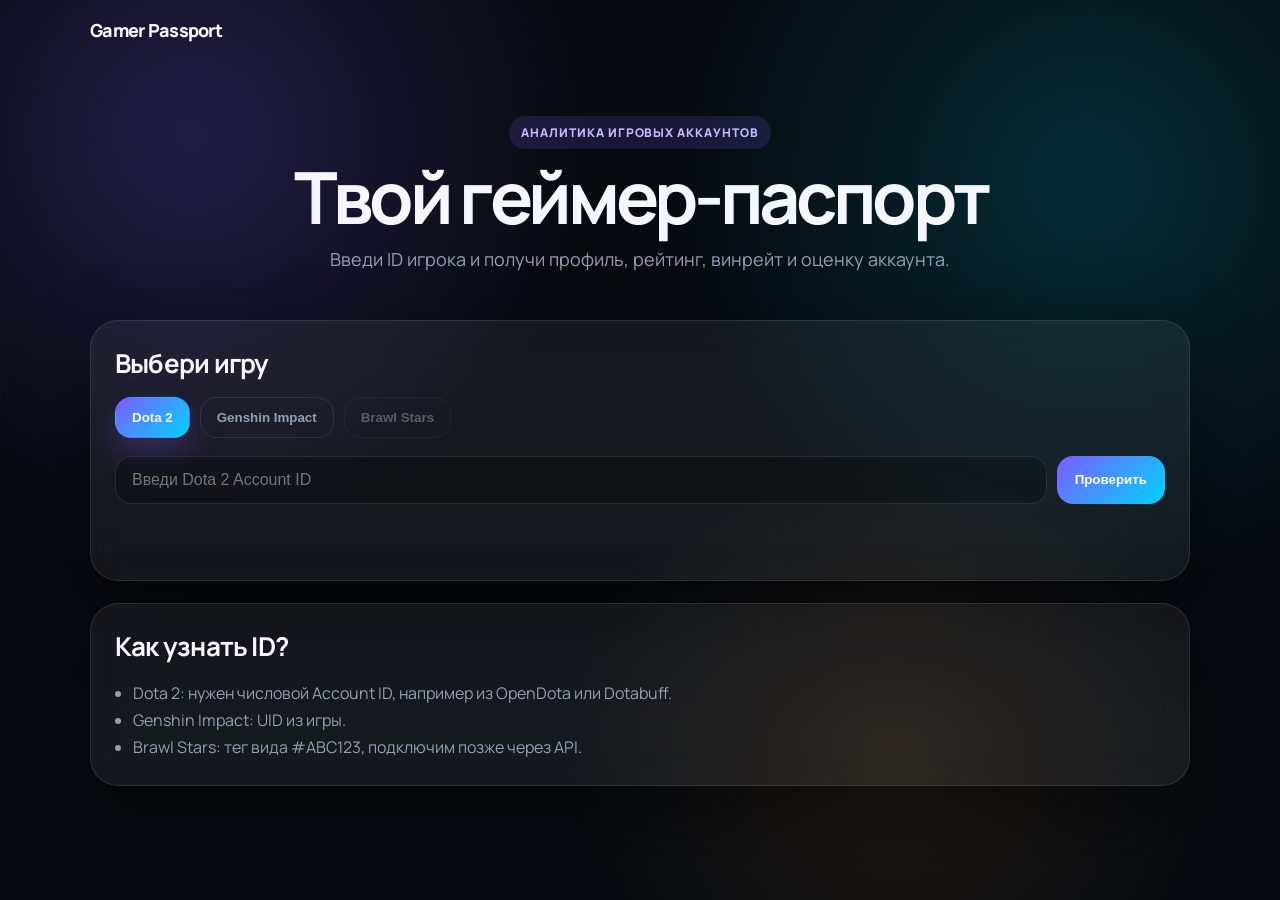
<file: index.html>
<!DOCTYPE html>
<html lang="ru">
<head>
  <meta charset="UTF-8" />
  <meta name="viewport" content="width=device-width, initial-scale=1.0" />
  <title>Gamer Passport — аналитика игровых аккаунтов</title>

  <link rel="preconnect" href="https://fonts.googleapis.com" />
  <link rel="preconnect" href="https://fonts.gstatic.com" crossorigin />
  <link
    href="https://fonts.googleapis.com/css2?family=Manrope:wght@400;500;600;700;800&display=swap"
    rel="stylesheet"
  />

  <link rel="stylesheet" href="assets/css/gamer.css" />
</head>
<body>
  <header class="topbar">
    <div class="container topbar-inner">
      <div class="brand">Gamer Passport</div>
    </div>
  </header>

  <main class="container">
    <section class="hero">
      <div class="hero-pill">Аналитика игровых аккаунтов</div>
      <h1>Твой геймер-паспорт</h1>
      <p>
        Введи ID игрока и получи профиль, рейтинг, винрейт и оценку аккаунта.
      </p>
    </section>

    <section class="panel">
      <h2>Выбери игру</h2>

      <div class="game-tabs">
        <button class="game-tab active" data-game="dota" type="button">
          Dota 2
        </button>

        <button class="game-tab" data-game="genshin" type="button">
          Genshin Impact
        </button>

        <button class="game-tab locked" data-game="brawl" type="button">
          Brawl Stars
        </button>
      </div>

      <div class="search-box">
        <input
          id="player-id"
          type="text"
          placeholder="Введи Dota 2 Account ID"
        />
        <button id="check-btn" class="btn" type="button">Проверить</button>
      </div>

      <p id="status" class="status"></p>

      <div id="result" class="result"></div>
    </section>

    <section class="panel">
      <h2>Как узнать ID?</h2>

      <ul class="help-list">
        <li>
          Dota 2: нужен числовой Account ID, например из OpenDota или Dotabuff.
        </li>
        <li>Genshin Impact: UID из игры.</li>
        <li>Brawl Stars: тег вида #ABC123, подключим позже через API.</li>
      </ul>
    </section>
  </main>

  <script src="assets/js/gamer.js" defer></script>
</body>
</html>
</file>
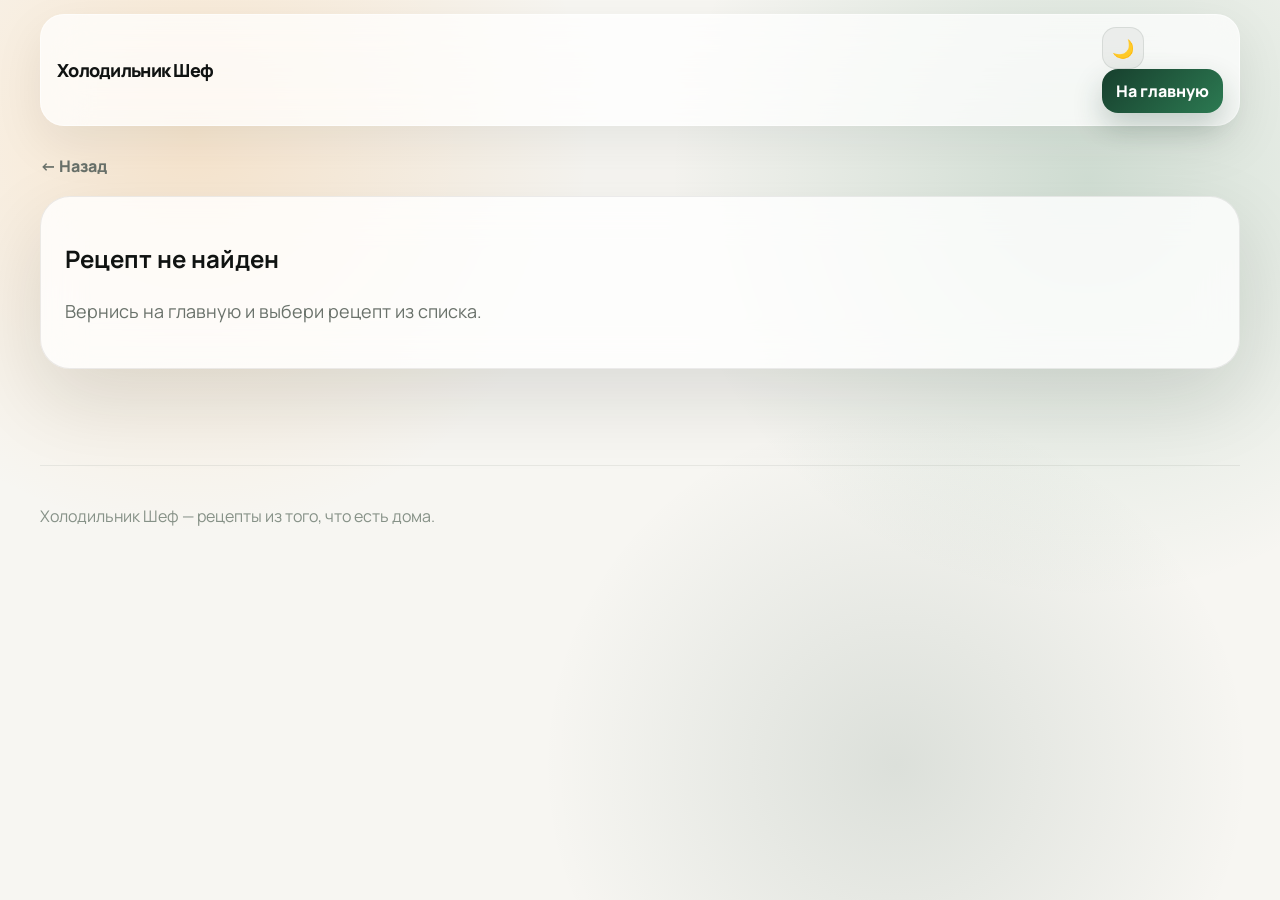
<file: recipe.html>
<!DOCTYPE html>
<html lang="ru">
<head>
  <meta charset="UTF-8" />
  <meta name="viewport" content="width=device-width, initial-scale=1.0" />
  <title>Рецепт — Холодильник Шеф</title>

  <script src="assets/js/theme.js"></script>

  <link rel="preconnect" href="https://fonts.googleapis.com" />
  <link rel="preconnect" href="https://fonts.gstatic.com" crossorigin />
  <link
    href="https://fonts.googleapis.com/css2?family=Manrope:wght@400;500;600;700;800&display=swap"
    rel="stylesheet"
  />

  <link rel="stylesheet" href="assets/css/styles.css" />
  <link rel="stylesheet" href="assets/css/ui-updates.css" />
  <link rel="stylesheet" href="assets/css/mobile.css" />
  <link rel="stylesheet" href="assets/css/friendly.css" />
  <link rel="stylesheet" href="assets/css/wow.css" />
  <link rel="stylesheet" href="assets/css/recipe-wow.css" />
</head>
<body>
  <header class="topbar">
    <div class="container topbar-inner">
      <a class="brand" href="index.html">
        <span class="brand-mark">HS</span>
        <span>Холодильник Шеф</span>
      </a>

      <div class="topbar-actions">
        <button
          id="theme-toggle"
          class="theme-toggle"
          type="button"
          aria-label="Переключить тему"
        >
          🌙
        </button>

        <a class="btn btn-primary btn-small" href="index.html">На главную</a>
      </div>
    </div>
  </header>

  <main class="container recipe-wow-shell">
    <div id="recipe-page" class="recipe-wow"></div>
  </main>

  <footer class="footer">
    <div class="container footer-inner">
      <p>Холодильник Шеф — рецепты из того, что есть дома.</p>
    </div>
  </footer>

  <script src="assets/js/ingredients.js" defer></script>
  <script src="assets/js/store.js" defer></script>
  <script src="assets/js/recipe.js" defer></script>
</body>
</html>
</file>
<file: assets/css/gamer.css>
:root {
  --bg: #070a0f;
  --surface: rgba(255, 255, 255, 0.06);
  --card: rgba(0, 0, 0, 0.2);
  --text: #f4f7ff;
  --muted: #93a0b4;
  --line: rgba(255, 255, 255, 0.1);
  --accent: #7c5cff;
  --accent-2: #00d4ff;
  --gold: #ffb256;
  --shadow: 0 30px 80px rgba(0, 0, 0, 0.45);
}

* {
  box-sizing: border-box;
}

body {
  margin: 0;
  font-family: "Manrope", -apple-system, BlinkMacSystemFont, "Segoe UI", sans-serif;
  background:
    radial-gradient(circle at 15% 15%, rgba(124, 92, 255, 0.22), transparent 30%),
    radial-gradient(circle at 85% 20%, rgba(0, 212, 255, 0.16), transparent 32%),
    radial-gradient(circle at 70% 85%, rgba(255, 178, 86, 0.1), transparent 28%),
    var(--bg);
  color: var(--text);
  min-height: 100vh;
}

.container {
  width: min(1100px, calc(100% - 32px));
  margin: 0 auto;
}

.topbar {
  padding: 18px 0;
}

.topbar-inner {
  display: flex;
  align-items: center;
  justify-content: space-between;
}

.brand {
  font-weight: 900;
  font-size: 18px;
  letter-spacing: -0.04em;
}

.hero {
  padding: 56px 0 24px;
  text-align: center;
}

.hero-pill {
  display: inline-flex;
  padding: 8px 12px;
  border-radius: 999px;
  background: rgba(124, 92, 255, 0.16);
  color: #c7b8ff;
  font-weight: 800;
  font-size: 12px;
  text-transform: uppercase;
  letter-spacing: 0.08em;
}

.hero h1 {
  margin: 12px 0;
  font-size: clamp(36px, 6vw, 72px);
  line-height: 1;
  letter-spacing: -0.06em;
}

.hero p {
  margin: 0 auto;
  max-width: 640px;
  color: var(--muted);
  font-size: 18px;
  line-height: 1.6;
}

.panel {
  background: var(--surface);
  border: 1px solid var(--line);
  border-radius: 28px;
  padding: 24px;
  box-shadow: var(--shadow);
  backdrop-filter: blur(18px);
  margin-top: 22px;
}

.panel h2 {
  margin: 0 0 16px;
  font-size: 26px;
  letter-spacing: -0.03em;
}

.game-tabs {
  display: flex;
  flex-wrap: wrap;
  gap: 10px;
  margin-bottom: 18px;
}

.game-tab {
  border: 1px solid var(--line);
  background: transparent;
  color: var(--muted);
  padding: 12px 16px;
  border-radius: 16px;
  font-weight: 800;
  cursor: pointer;
  transition: all 0.18s ease;
}

.game-tab:hover {
  transform: translateY(-1px);
}

.game-tab.active {
  background: linear-gradient(135deg, var(--accent), var(--accent-2));
  color: #fff;
  border-color: transparent;
  box-shadow: 0 14px 30px rgba(124, 92, 255, 0.25);
}

.game-tab.locked {
  opacity: 0.5;
  cursor: not-allowed;
}

.search-box {
  display: flex;
  gap: 10px;
  flex-wrap: wrap;
}

.search-box input {
  flex: 1;
  min-width: 220px;
  background: rgba(0, 0, 0, 0.25);
  border: 1px solid var(--line);
  color: var(--text);
  padding: 14px 16px;
  border-radius: 16px;
  font-size: 16px;
  outline: none;
}

.search-box input:focus {
  border-color: var(--accent);
}

.btn {
  border: 0;
  background: linear-gradient(135deg, var(--accent), var(--accent-2));
  color: #fff;
  padding: 14px 18px;
  border-radius: 16px;
  font-weight: 900;
  cursor: pointer;
  transition: all 0.18s ease;
}

.btn:hover {
  transform: translateY(-1px);
  filter: brightness(1.05);
}

.status {
  color: var(--muted);
  font-weight: 700;
  min-height: 22px;
  margin-top: 14px;
}

.result {
  margin-top: 14px;
}

.profile-card {
  display: grid;
  grid-template-columns: 96px 1fr;
  gap: 18px;
  padding: 20px;
  border: 1px solid var(--line);
  border-radius: 24px;
  background: var(--card);
}

.avatar {
  width: 96px;
  height: 96px;
  border-radius: 24px;
  object-fit: cover;
  border: 1px solid var(--line);
}

.avatar-placeholder {
  display: grid;
  place-items: center;
  font-size: 34px;
  background: rgba(255, 255, 255, 0.06);
}

.score-badge {
  display: inline-flex;
  padding: 8px 12px;
  border-radius: 999px;
  font-weight: 900;
  background: rgba(255, 178, 86, 0.16);
  color: var(--gold);
  margin-bottom: 10px;
}

.profile-name {
  margin: 0 0 6px;
  font-size: 28px;
  letter-spacing: -0.03em;
}

.profile-game {
  margin: 0 0 12px;
  color: var(--muted);
  font-weight: 700;
}

.stats {
  display: grid;
  grid-template-columns: repeat(3, 1fr);
  gap: 10px;
  margin-top: 12px;
}

.stat {
  background: rgba(255, 255, 255, 0.05);
  border: 1px solid var(--line);
  padding: 12px;
  border-radius: 16px;
}

.stat span {
  display: block;
  color: var(--muted);
  font-size: 12px;
  font-weight: 800;
  margin-bottom: 4px;
}

.stat strong {
  font-size: 22px;
}

.error {
  border: 1px solid rgba(255, 107, 107, 0.3);
  background: rgba(255, 107, 107, 0.08);
  color: #ffb3b3;
  padding: 16px;
  border-radius: 18px;
  font-weight: 700;
}

.help-list {
  margin: 0;
  padding-left: 18px;
  color: var(--muted);
  line-height: 1.7;
}

@media (max-width: 700px) {
  .profile-card {
    grid-template-columns: 1fr;
  }

  .avatar {
    width: 72px;
    height: 72px;
  }

  .stats {
    grid-template-columns: 1fr;
  }
}
</file>
<file: assets/css/styles.css>
:root {
  --bg: #f8f6f2;
  --surface: rgba(255, 255, 255, 0.72);
  --surface-solid: #ffffff;
  --text: #13201a;
  --muted: #617064;
  --line: rgba(19, 32, 26, 0.09);
  --primary: #123d2b;
  --primary-dark: #0d2f21;
  --primary-light: #1f6f4a;
  --accent: #ff9d2e;
  --soft: #eef4ef;
  --shadow: 0 24px 80px rgba(18, 35, 27, 0.12);
  --radius-xl: 32px;
  --radius-lg: 24px;
  --radius-md: 18px;
}

* {
  box-sizing: border-box;
}

html {
  scroll-behavior: smooth;
}

body {
  margin: 0;
  font-family: "Manrope", -apple-system, BlinkMacSystemFont, "Segoe UI", sans-serif;
  background: var(--bg);
  color: var(--text);
  line-height: 1.5;
  -webkit-font-smoothing: antialiased;
}

button,
input,
a {
  font-family: inherit;
}

.container {
  width: min(1120px, calc(100% - 40px));
  margin-inline: auto;
}

.bg-decor {
  position: fixed;
  inset: 0;
  z-index: -1;
  background:
    radial-gradient(circle at 12% 12%, rgba(255, 157, 46, 0.16), transparent 28%),
    radial-gradient(circle at 88% 18%, rgba(31, 111, 74, 0.16), transparent 30%),
    radial-gradient(circle at 78% 82%, rgba(18, 61, 43, 0.12), transparent 26%),
    linear-gradient(180deg, #fbfaf7 0%, #f6f4ef 100%);
}

.topbar {
  position: sticky;
  top: 18px;
  z-index: 50;
  margin-top: 18px;
}

.topbar-inner {
  display: flex;
  align-items: center;
  justify-content: space-between;
  gap: 20px;
  padding: 14px 18px;
  border: 1px solid var(--line);
  border-radius: 24px;
  background: rgba(255, 255, 255, 0.72);
  backdrop-filter: blur(18px);
  box-shadow: 0 18px 50px rgba(18, 35, 27, 0.08);
}

.brand {
  display: flex;
  align-items: center;
  gap: 12px;
  font-weight: 800;
  text-decoration: none;
  color: inherit;
}

.brand-mark {
  width: 38px;
  height: 38px;
  border-radius: 14px;
  background: linear-gradient(135deg, var(--primary), var(--primary-light));
  color: #fff;
  display: grid;
  place-items: center;
  font-size: 13px;
  letter-spacing: 0.06em;
  box-shadow: 0 12px 24px rgba(18, 61, 43, 0.18);
}

.nav {
  display: flex;
  gap: 22px;
}

.nav a {
  color: var(--muted);
  text-decoration: none;
  font-weight: 700;
  transition: color 0.18s ease;
}

.nav a:hover {
  color: var(--text);
}

.hero {
  padding: 92px 0 24px;
}

.hero-inner {
  display: grid;
  grid-template-columns: 1.15fr 0.85fr;
  gap: 34px;
  align-items: center;
}

.hero-pill {
  display: inline-flex;
  padding: 9px 14px;
  border-radius: 999px;
  background: rgba(18, 61, 43, 0.08);
  color: var(--primary);
  font-weight: 800;
  font-size: 13px;
  letter-spacing: 0.05em;
  text-transform: uppercase;
  margin-bottom: 22px;
}

.hero h1 {
  margin: 0 0 18px;
  max-width: 860px;
  font-size: clamp(42px, 6vw, 86px);
  line-height: 0.98;
  letter-spacing: -0.05em;
}

.gradient-text {
  background: linear-gradient(90deg, #123d2b 0%, #1f6f4a 45%, #ff9d2e 100%);
  -webkit-background-clip: text;
  background-clip: text;
  color: transparent;
}

.hero p {
  margin: 0 0 28px;
  max-width: 720px;
  color: var(--muted);
  font-size: 20px;
  line-height: 1.6;
}

.hero-actions {
  display: flex;
  flex-wrap: wrap;
  gap: 14px;
  margin-bottom: 34px;
}

.hero-stats {
  display: flex;
  flex-wrap: wrap;
  gap: 14px;
}

.stat {
  padding: 14px 18px;
  border-radius: 20px;
  background: rgba(255, 255, 255, 0.65);
  border: 1px solid var(--line);
  backdrop-filter: blur(12px);
  min-width: 170px;
}

.stat strong {
  display: block;
  font-size: 28px;
  letter-spacing: -0.03em;
}

.stat span {
  color: var(--muted);
  font-size: 14px;
}

.hero-visual {
  position: relative;
  min-height: 380px;
}

.visual-card {
  position: absolute;
  display: flex;
  align-items: center;
  gap: 12px;
  padding: 16px;
  border-radius: 22px;
  background: rgba(255, 255, 255, 0.78);
  border: 1px solid rgba(255, 255, 255, 0.7);
  box-shadow: 0 20px 50px rgba(18, 35, 27, 0.12);
  backdrop-filter: blur(16px);
  animation: float 7s ease-in-out infinite;
}

.visual-emoji {
  width: 44px;
  height: 44px;
  display: grid;
  place-items: center;
  font-size: 22px;
  background: #fff;
  border-radius: 16px;
  box-shadow: 0 10px 22px rgba(18, 35, 27, 0.08);
}

.visual-text strong {
  display: block;
  font-size: 16px;
}

.visual-text span {
  color: var(--muted);
  font-size: 13px;
  font-weight: 700;
}

.visual-card-1 {
  top: 8%;
  left: 4%;
}

.visual-card-2 {
  top: 36%;
  right: 2%;
  animation-delay: 1.2s;
}

.visual-card-3 {
  bottom: 8%;
  left: 12%;
  animation-delay: 2.2s;
}

@keyframes float {
  0%,
  100% {
    transform: translateY(0);
  }
  50% {
    transform: translateY(-10px);
  }
}

.features {
  padding: 10px 0 20px;
}

.features-grid {
  display: grid;
  grid-template-columns: repeat(3, 1fr);
  gap: 16px;
}

.feature-card {
  padding: 18px;
  border-radius: 24px;
  background: rgba(255, 255, 255, 0.6);
  border: 1px solid var(--line);
  backdrop-filter: blur(12px);
}

.feature-card span {
  font-size: 24px;
}

.feature-card h3 {
  margin: 10px 0 6px;
  font-size: 20px;
  letter-spacing: -0.02em;
}

.feature-card p {
  margin: 0;
  color: var(--muted);
}

main {
  padding: 10px 0 60px;
  display: grid;
  gap: 26px;
}

.panel {
  padding: 28px;
  border-radius: var(--radius-xl);
}

.glass {
  background: var(--surface);
  border: 1px solid rgba(255, 255, 255, 0.65);
  box-shadow: var(--shadow);
  backdrop-filter: blur(20px);
}

.panel-head {
  display: flex;
  justify-content: space-between;
  align-items: flex-end;
  gap: 20px;
  margin-bottom: 22px;
}

.panel-head h2 {
  margin: 0;
  font-size: 32px;
  letter-spacing: -0.03em;
}

.panel-subtitle {
  margin: 8px 0 0;
  color: var(--muted);
}

.panel-tools {
  display: flex;
  gap: 12px;
  flex-wrap: wrap;
}

.search-input {
  border: 1px solid var(--line);
  background: rgba(255, 255, 255, 0.86);
  border-radius: 14px;
  padding: 12px 14px;
  min-width: 220px;
  font-size: 15px;
  outline: none;
  transition: border-color 0.18s ease, box-shadow 0.18s ease;
}

.search-input:focus {
  border-color: var(--primary-light);
  box-shadow: 0 0 0 4px rgba(31, 111, 74, 0.08);
}

.chips {
  display: flex;
  flex-wrap: wrap;
  gap: 12px;
}

.chip {
  border: 1px solid var(--line);
  background: rgba(255, 255, 255, 0.86);
  color: var(--text);
  border-radius: 999px;
  padding: 11px 15px;
  cursor: pointer;
  font-size: 15px;
  font-weight: 700;
  transition: all 0.18s ease;
}

.chip:hover {
  border-color: var(--primary-light);
  transform: translateY(-1px);
}

.chip.active {
  background: var(--primary);
  border-color: var(--primary);
  color: #fff;
  box-shadow: 0 12px 30px rgba(18, 61, 43, 0.22);
}

.actions {
  margin-top: 24px;
  display: flex;
  gap: 14px;
  flex-wrap: wrap;
}

.btn {
  border: 1px solid transparent;
  border-radius: 16px;
  padding: 14px 20px;
  font-size: 16px;
  font-weight: 800;
  cursor: pointer;
  text-decoration: none;
  display: inline-flex;
  align-items: center;
  justify-content: center;
  transition: all 0.18s ease;
}

.btn-small {
  padding: 10px 14px;
  border-radius: 14px;
}

.btn-primary {
  background: var(--primary);
  color: #fff;
}

.btn-primary:hover {
  background: var(--primary-dark);
  transform: translateY(-2px);
  box-shadow: 0 16px 34px rgba(18, 61, 43, 0.24);
}

.btn-secondary {
  background: rgba(19, 32, 26, 0.05);
  color: var(--text);
  border-color: var(--line);
}

.btn-secondary:hover {
  background: rgba(19, 32, 26, 0.08);
}

.btn-ghost {
  background: rgba(255, 255, 255, 0.6);
  border-color: var(--line);
  color: var(--text);
}

.btn-ghost:hover {
  background: rgba(255, 255, 255, 0.82);
}

.status {
  margin: 18px 0 0;
  color: var(--muted);
  font-weight: 700;
}

.recipes-head {
  align-items: flex-start;
}

.filters {
  display: flex;
  gap: 8px;
  flex-wrap: wrap;
}

.filter-chip {
  border: 1px solid var(--line);
  background: rgba(255, 255, 255, 0.8);
  color: var(--text);
  padding: 10px 12px;
  border-radius: 999px;
  font-size: 14px;
  font-weight: 800;
  cursor: pointer;
  transition: all 0.18s ease;
}

.filter-chip:hover {
  border-color: var(--primary-light);
}

.filter-chip.active {
  background: var(--primary);
  border-color: var(--primary);
  color: #fff;
}

.recipes {
  display: grid;
  grid-template-columns: repeat(2, minmax(0, 1fr));
  gap: 18px;
}

.recipe-card {
  position: relative;
  overflow: hidden;
  background: var(--surface-solid);
  border: 1px solid var(--line);
  border-radius: 28px;
  padding: 22px;
  transition: all 0.22s ease;
  box-shadow: 0 10px 30px rgba(18, 35, 27, 0.05);
}

.recipe-card:hover {
  transform: translateY(-5px);
  box-shadow: 0 24px 50px rgba(18, 35, 27, 0.12);
}

.recipe-card::before {
  content: "";
  position: absolute;
  top: 0;
  left: 0;
  width: 100%;
  height: 6px;
  background: linear-gradient(90deg, var(--card-accent, #123d2b), #ffb256);
  opacity: 0.95;
}

.recipe-top {
  display: flex;
  align-items: center;
  justify-content: space-between;
  gap: 16px;
  margin-bottom: 10px;
  padding-top: 8px;
}

.recipe-title {
  margin: 0;
  font-size: 24px;
  line-height: 1.15;
  letter-spacing: -0.03em;
}

.recipe-dot {
  width: 38px;
  height: 38px;
  border-radius: 14px;
  background: var(--card-accent-soft, #eef4ef);
  box-shadow: inset 0 0 0 1px rgba(19, 32, 26, 0.05);
  flex-shrink: 0;
}

.recipe-description {
  margin: 0 0 16px;
  color: var(--muted);
  line-height: 1.6;
}

.meta {
  display: flex;
  flex-wrap: wrap;
  gap: 8px;
  margin-bottom: 14px;
}

.badge {
  padding: 8px 11px;
  border-radius: 999px;
  background: #f3f5f2;
  color: #39453e;
  font-size: 13px;
  font-weight: 800;
}

.badge.ok {
  background: #e8f6ee;
  color: #166a43;
}

.badge.warn {
  background: #fff3e2;
  color: #925d00;
}

.badge.category {
  background: #f5f1e7;
  color: #7a5b22;
}

.recipe-tags {
  display: flex;
  flex-wrap: wrap;
  gap: 8px;
  margin-bottom: 14px;
}

.tag {
  padding: 7px 10px;
  border-radius: 999px;
  background: #faf7f1;
  border: 1px solid rgba(19, 32, 26, 0.07);
  color: #4b5a50;
  font-size: 13px;
  font-weight: 700;
}

.match-progress {
  height: 8px;
  border-radius: 999px;
  background: #edf1ee;
  overflow: hidden;
  margin: 12px 0;
}

.match-progress span {
  display: block;
  height: 100%;
  border-radius: inherit;
  background: linear-gradient(90deg, var(--card-accent, #123d2b), #ffb256);
}

.empty-state {
  grid-column: 1 / -1;
  padding: 56px 24px;
  text-align: center;
  background: linear-gradient(180deg, rgba(255, 255, 255, 0.9), rgba(255, 255, 255, 0.6));
  border: 1px dashed rgba(19, 32, 26, 0.15);
  border-radius: 28px;
}

.empty-icon {
  width: 70px;
  height: 70px;
  margin: 0 auto 16px;
  display: grid;
  place-items: center;
  font-size: 30px;
  border-radius: 24px;
  background: #fff;
  box-shadow: var(--shadow);
}

.empty-state h3 {
  margin: 0 0 8px;
  font-size: 28px;
  letter-spacing: -0.03em;
}

.empty-state p {
  margin: 0 auto;
  max-width: 560px;
  color: var(--muted);
}

.footer {
  padding: 26px 0 40px;
}

.footer-inner {
  display: flex;
  justify-content: space-between;
  gap: 18px;
  flex-wrap: wrap;
  color: var(--muted);
  border-top: 1px solid var(--line);
  padding-top: 22px;
}

@media (max-width: 980px) {
  .hero-inner {
    grid-template-columns: 1fr;
  }

  .hero-visual {
    display: none;
  }

  .features-grid {
    grid-template-columns: 1fr;
  }
}

@media (max-width: 800px) {
  .nav {
    display: none;
  }

  .hero {
    padding-top: 64px;
  }

  .hero p {
    font-size: 17px;
  }

  .panel {
    padding: 20px;
  }

  .panel-head {
    flex-direction: column;
    align-items: flex-start;
  }

  .recipes {
    grid-template-columns: 1fr;
  }

  .footer-inner {
    flex-direction: column;
  }
}
</file>
<file: assets/css/ui-updates.css>
.hidden {
  display: none !important;
}

.page-hero {
  padding: 72px 0 10px;
}

.page-hero h1 {
  margin: 0 0 12px;
  font-size: clamp(36px, 5vw, 64px);
  letter-spacing: -0.04em;
}

.page-hero p {
  margin: 0;
  max-width: 720px;
  color: var(--muted);
  font-size: 18px;
  line-height: 1.6;
}

.app-shell {
  padding: 26px 0 60px;
}

.tabs {
  display: flex;
  flex-wrap: wrap;
  gap: 8px;
  margin-bottom: 20px;
}

.tab {
  border: 1px solid var(--line);
  background: rgba(255, 255, 255, 0.72);
  color: var(--text);
  padding: 11px 14px;
  border-radius: 999px;
  font-size: 14px;
  font-weight: 800;
  cursor: pointer;
  transition: all 0.18s ease;
}

.tab:hover {
  border-color: var(--primary-light);
}

.tab.active {
  background: var(--primary);
  border-color: var(--primary);
  color: #fff;
}

.controls {
  display: flex;
  flex-wrap: wrap;
  gap: 12px;
}

.select {
  border: 1px solid var(--line);
  background: rgba(255, 255, 255, 0.86);
  color: var(--text);
  border-radius: 14px;
  padding: 12px 14px;
  font-size: 15px;
  outline: none;
}

.category-chips {
  display: flex;
  flex-wrap: wrap;
  gap: 8px;
  margin-bottom: 18px;
}

.recipe-card {
  cursor: pointer;
}

.recipe-top-left {
  display: flex;
  align-items: center;
  gap: 12px;
}

.icon-btn {
  border: 1px solid var(--line);
  background: transparent;
  color: var(--muted);
  border-radius: 12px;
  width: 40px;
  height: 40px;
  display: grid;
  place-items: center;
  cursor: pointer;
  font-size: 18px;
  transition: all 0.18s ease;
}

.icon-btn:hover {
  transform: translateY(-1px);
}

.heart.active {
  color: #ff6b6b;
  border-color: rgba(255, 107, 107, 0.35);
  background: rgba(255, 107, 107, 0.08);
}

.theme-toggle {
  width: 42px;
  height: 42px;
  border-radius: 14px;
  border: 1px solid var(--line);
  background: rgba(19, 32, 26, 0.05);
  cursor: pointer;
  font-size: 18px;
  display: grid;
  place-items: center;
  transition: all 0.18s ease;
}

.theme-toggle:hover {
  transform: translateY(-1px);
}

.shopping-list {
  display: flex;
  flex-direction: column;
  gap: 10px;
  margin-top: 18px;
}

.shopping-row {
  display: flex;
  align-items: center;
  gap: 12px;
  padding: 12px 14px;
  border: 1px solid var(--line);
  border-radius: 16px;
  background: rgba(255, 255, 255, 0.65);
}

.shopping-row.done .item-name {
  text-decoration: line-through;
  color: var(--muted);
}

.shopping-row input {
  width: 18px;
  height: 18px;
}

.item-name {
  flex: 1;
  font-weight: 700;
}

.small-btn {
  border: 1px solid var(--line);
  background: rgba(19, 32, 26, 0.05);
  color: var(--text);
  border-radius: 12px;
  padding: 8px 10px;
  font-size: 13px;
  font-weight: 800;
  cursor: pointer;
}

.plan-row {
  display: grid;
  grid-template-columns: 140px 1fr;
  gap: 12px;
  align-items: center;
  padding: 10px 0;
  border-bottom: 1px dashed var(--line);
}

.plan-day {
  font-weight: 800;
}

.collection-card {
  background: var(--surface-solid);
  border: 1px solid var(--line);
  border-radius: 24px;
  padding: 20px;
  cursor: pointer;
  transition: all 0.22s ease;
}

.collection-card:hover {
  transform: translateY(-4px);
  box-shadow: 0 24px 50px rgba(18, 35, 27, 0.12);
}

.collection-card h3 {
  margin: 0 0 8px;
  font-size: 22px;
  letter-spacing: -0.03em;
}

.collection-card p {
  margin: 0 0 14px;
  color: var(--muted);
}

.stats-grid {
  display: grid;
  grid-template-columns: repeat(3, 1fr);
  gap: 14px;
  margin-bottom: 28px;
}

.stat-card {
  padding: 18px;
  border-radius: 20px;
  background: rgba(255, 255, 255, 0.65);
  border: 1px solid var(--line);
}

.stat-card strong {
  display: block;
  font-size: 30px;
  letter-spacing: -0.03em;
}

.stat-card span {
  color: var(--muted);
  font-size: 14px;
}

.achievements-grid {
  display: grid;
  grid-template-columns: repeat(2, 1fr);
  gap: 12px;
}

.achievement {
  padding: 14px;
  border-radius: 18px;
  border: 1px solid var(--line);
  background: rgba(255, 255, 255, 0.65);
  opacity: 0.55;
}

.achievement.unlocked {
  opacity: 1;
  border-color: rgba(46, 160, 107, 0.4);
  background: rgba(46, 160, 107, 0.08);
}

.achievement h3 {
  margin: 0 0 6px;
  font-size: 18px;
}

.achievement p {
  margin: 0;
  color: var(--muted);
}

.recipe-page {
  padding: 40px 0 60px;
}

.back-link {
  display: inline-flex;
  align-items: center;
  gap: 8px;
  color: var(--muted);
  text-decoration: none;
  font-weight: 700;
  margin-bottom: 18px;
}

.back-link:hover {
  color: var(--text);
}

.recipe-hero h1 {
  margin: 14px 0 10px;
  font-size: clamp(34px, 5vw, 56px);
  letter-spacing: -0.04em;
}

.recipe-hero-subtitle {
  margin: 0;
  color: var(--muted);
  font-size: 18px;
  max-width: 720px;
}

.recipe-actions {
  display: flex;
  flex-wrap: wrap;
  gap: 10px;
  margin-top: 20px;
}

.notice {
  margin: 12px 0 0;
  color: var(--muted);
  font-weight: 700;
}

.recipe-grid {
  display: grid;
  grid-template-columns: 0.9fr 1.1fr;
  gap: 26px;
  margin-top: 26px;
}

.recipe-grid h2 {
  margin: 0 0 16px;
  font-size: 26px;
}

.ingredient-list {
  display: flex;
  flex-direction: column;
}

.ingredient-row {
  display: flex;
  justify-content: space-between;
  gap: 12px;
  padding: 12px 0;
  border-bottom: 1px dashed var(--line);
  font-weight: 700;
}

.ingredient-row:last-child {
  border-bottom: 0;
}

.ingredient-state.ok {
  color: #166a43;
}

.ingredient-state.no {
  color: #925d00;
}

.steps-list {
  display: flex;
  flex-direction: column;
}

.step {
  display: flex;
  gap: 14px;
  padding: 12px 0;
}

.step-num {
  width: 34px;
  height: 34px;
  border-radius: 12px;
  background: var(--primary);
  color: #fff;
  display: grid;
  place-items: center;
  font-weight: 800;
  flex-shrink: 0;
}

.step p {
  margin: 0;
  line-height: 1.6;
}

.stars {
  display: flex;
  gap: 4px;
  margin: 10px 0;
}

.star {
  background: none;
  border: none;
  font-size: 26px;
  cursor: pointer;
  color: #c8d2ca;
  padding: 0;
}

.star.active {
  color: #ffb256;
}

.review-area {
  width: 100%;
  min-height: 110px;
  border: 1px solid var(--line);
  border-radius: 16px;
  padding: 12px;
  font-family: inherit;
  font-size: 15px;
  color: var(--text);
  background: rgba(255, 255, 255, 0.86);
  outline: none;
  resize: vertical;
}

@media (max-width: 980px) {
  .stats-grid {
    grid-template-columns: repeat(2, 1fr);
  }

  .achievements-grid {
    grid-template-columns: 1fr;
  }

  .recipe-grid {
    grid-template-columns: 1fr;
  }
}

@media (max-width: 700px) {
  .plan-row {
    grid-template-columns: 1fr;
  }

  .stats-grid {
    grid-template-columns: 1fr;
  }
}

[data-theme="dark"] {
  color-scheme: dark;
  --bg: #0b0f0d;
  --surface: rgba(18, 24, 21, 0.72);
  --surface-solid: #121915;
  --text: #e9f0ea;
  --muted: #9aab9f;
  --line: rgba(233, 240, 234, 0.12);
  --primary: #2ea06b;
  --primary-dark: #248257;
  --primary-light: #4cc38a;
  --shadow: 0 24px 80px rgba(0, 0, 0, 0.5);
}

[data-theme="dark"] .bg-decor {
  background:
    radial-gradient(circle at 12% 12%, rgba(255, 157, 46, 0.08), transparent 28%),
    radial-gradient(circle at 88% 18%, rgba(76, 195, 138, 0.1), transparent 30%),
    radial-gradient(circle at 78% 82%, rgba(46, 160, 107, 0.08), transparent 26%),
    linear-gradient(180deg, #0c120f 0%, #0a0e0c 100%);
}

[data-theme="dark"] .topbar-inner {
  background: rgba(14, 19, 16, 0.72);
}

[data-theme="dark"] .tab {
  background: rgba(255, 255, 255, 0.06);
  color: var(--text);
}

[data-theme="dark"] .select {
  background: rgba(255, 255, 255, 0.06);
  color: var(--text);
}

[data-theme="dark"] .search-input {
  background: rgba(255, 255, 255, 0.06);
  color: var(--text);
}

[data-theme="dark"] .chip {
  background: rgba(255, 255, 255, 0.06);
  color: var(--text);
}

[data-theme="dark"] .btn-secondary,
[data-theme="dark"] .small-btn,
[data-theme="dark"] .btn-ghost {
  background: rgba(255, 255, 255, 0.06);
  color: var(--text);
}

[data-theme="dark"] .btn-secondary:hover,
[data-theme="dark"] .small-btn:hover,
[data-theme="dark"] .btn-ghost:hover {
  background: rgba(255, 255, 255, 0.1);
}

[data-theme="dark"] .filter-chip {
  background: rgba(255, 255, 255, 0.06);
  color: var(--text);
}

[data-theme="dark"] .badge {
  background: rgba(255, 255, 255, 0.08);
  color: #cfdcd2;
}

[data-theme="dark"] .badge.ok {
  background: rgba(46, 160, 107, 0.16);
  color: #7fd8a8;
}

[data-theme="dark"] .badge.warn {
  background: rgba(255, 157, 46, 0.14);
  color: #ffc37a;
}

[data-theme="dark"] .badge.category {
  background: rgba(255, 178, 86, 0.12);
  color: #e0b077;
}

[data-theme="dark"] .tag {
  background: rgba(255, 255, 255, 0.05);
  border-color: rgba(255, 255, 255, 0.1);
  color: #b9c8bd;
}

[data-theme="dark"] .match-progress {
  background: rgba(255, 255, 255, 0.08);
}

[data-theme="dark"] .empty-state {
  background: linear-gradient(180deg, rgba(255, 255, 255, 0.05), rgba(255, 255, 255, 0.02));
  border-color: rgba(255, 255, 255, 0.14);
}

[data-theme="dark"] .empty-icon {
  background: #16201a;
}

[data-theme="dark"] .recipe-dot {
  background: color-mix(in srgb, var(--card-accent, #4cc38a) 25%, transparent);
}

[data-theme="dark"] .theme-toggle {
  background: rgba(255, 255, 255, 0.06);
}

[data-theme="dark"] .shopping-row {
  background: rgba(255, 255, 255, 0.04);
}

[data-theme="dark"] .stat-card,
[data-theme="dark"] .achievement {
  background: rgba(255, 255, 255, 0.04);
}

[data-theme="dark"] .achievement.unlocked {
  background: rgba(46, 160, 107, 0.12);
}

[data-theme="dark"] .review-area {
  background: rgba(255, 255, 255, 0.06);
  color: var(--text);
}

[data-theme="dark"] .ingredient-state.ok {
  color: #7fd8a8;
}

[data-theme="dark"] .ingredient-state.no {
  color: #ffc37a;
}
</file>
<file: assets/css/mobile.css>
.topbar {
  position: static;
}

.tabs {
  position: sticky;
  top: 8px;
  z-index: 70;
  flex-wrap: nowrap;
  overflow-x: auto;
  -webkit-overflow-scrolling: touch;
  scrollbar-width: none;
  background: var(--surface);
  backdrop-filter: blur(16px);
  border: 1px solid var(--line);
  border-radius: 18px;
  padding: 8px;
  box-shadow: 0 12px 30px rgba(18, 35, 27, 0.1);
}

.tabs::-webkit-scrollbar {
  display: none;
}

.tab {
  flex-shrink: 0;
}

[data-theme="dark"] .tabs {
  background: rgba(14, 19, 16, 0.8);
}

@media (max-width: 700px) {
  .topbar-inner {
    padding: 10px 12px;
    border-radius: 18px;
  }

  .brand-mark {
    width: 32px;
    height: 32px;
    font-size: 11px;
  }

  .theme-toggle {
    width: 36px;
    height: 36px;
  }

  .page-hero {
    padding: 34px 0 6px;
  }

  .page-hero h1 {
    font-size: 30px;
  }

  .page-hero p {
    font-size: 15px;
  }

  .app-shell {
    padding: 16px 0 40px;
  }

  .tabs {
    top: 6px;
    gap: 6px;
  }

  .tab {
    padding: 9px 12px;
    font-size: 13px;
  }

  .panel {
    padding: 16px;
    border-radius: 22px;
  }

  .panel-head h2 {
    font-size: 22px;
  }

  .panel-tools,
  .controls {
    width: 100%;
    flex-direction: column;
  }

  .search-input {
    min-width: 0;
    width: 100%;
  }

  .select {
    width: 100%;
  }

  .chip {
    padding: 9px 12px;
    font-size: 13px;
  }

  .actions {
    flex-direction: column;
  }

  .actions .btn {
    width: 100%;
  }

  .recipe-card {
    padding: 16px;
  }

  .recipe-title {
    font-size: 19px;
  }

  .recipe-description {
    font-size: 14px;
  }

  .badge {
    font-size: 12px;
    padding: 6px 9px;
  }

  .tag {
    font-size: 12px;
  }

  .stats-grid {
    grid-template-columns: repeat(2, 1fr);
    gap: 10px;
  }

  .stat-card {
    padding: 14px;
  }

  .stat-card strong {
    font-size: 24px;
  }

  .plan-row {
    grid-template-columns: 1fr;
    gap: 6px;
  }

  .recipe-hero h1 {
    font-size: 28px;
  }

  .recipe-actions {
    flex-direction: column;
  }

  .recipe-actions .btn {
    width: 100%;
  }

  .footer-inner {
    flex-direction: column;
    gap: 6px;
    font-size: 13px;
  }
}
</file>
<file: assets/css/friendly.css>
.friendly-hint {
  display: inline-flex;
  align-items: center;
  gap: 8px;
  margin: 0 0 14px;
  padding: 11px 14px;
  border-radius: 16px;
  background: rgba(255, 157, 46, 0.12);
  color: #7a5b22;
  font-weight: 800;
  font-size: 14px;
}

.recipe-cover {
  position: relative;
  min-height: 92px;
  border-radius: 20px;
  display: flex;
  align-items: center;
  justify-content: center;
  margin-bottom: 14px;
  overflow: hidden;
}

.recipe-cover-emoji {
  font-size: 40px;
  filter: drop-shadow(0 10px 18px rgba(0, 0, 0, 0.18));
}

.recipe-cover .heart {
  position: absolute;
  top: 10px;
  right: 10px;
  background: rgba(255, 255, 255, 0.86);
}

[data-theme="dark"] .recipe-cover .heart {
  background: rgba(10, 14, 12, 0.72);
}

.recipe-body {
  display: flex;
  flex-direction: column;
  gap: 10px;
}

.recipe-open {
  align-self: flex-start;
}

.onboarding {
  position: fixed;
  inset: 0;
  z-index: 200;
  display: flex;
  align-items: center;
  justify-content: center;
  padding: 20px;
  background: rgba(0, 0, 0, 0.45);
  backdrop-filter: blur(5px);
}

.onboarding.hidden {
  display: none !important;
}

.onboarding-card {
  width: min(620px, 100%);
  background: var(--surface-solid);
  border: 1px solid var(--line);
  border-radius: 28px;
  padding: 26px;
  box-shadow: var(--shadow);
}

.onboarding-card h2 {
  margin: 0 0 10px;
  font-size: 30px;
}

.onboarding-subtitle {
  margin: 0 0 18px;
  color: var(--muted);
}

.onboarding-step {
  display: flex;
  gap: 14px;
  align-items: flex-start;
  padding: 12px 0;
  border-bottom: 1px dashed var(--line);
}

.onboarding-step:last-of-type {
  border-bottom: 0;
}

.onboarding-step span {
  font-size: 28px;
}

.onboarding-step p {
  margin: 0;
  line-height: 1.55;
}

.profile-grid {
  display: grid;
  grid-template-columns: 1fr 1fr;
  gap: 22px;
}

.profile-field label {
  display: block;
  font-weight: 800;
  margin-bottom: 8px;
}

.profile-field input[type="text"] {
  width: 100%;
  border: 1px solid var(--line);
  background: rgba(255, 255, 255, 0.86);
  color: var(--text);
  border-radius: 14px;
  padding: 12px 14px;
  font-size: 15px;
  outline: none;
}

[data-theme="dark"] .profile-field input[type="text"] {
  background: rgba(255, 255, 255, 0.06);
}

.emoji-picker {
  display: flex;
  flex-wrap: wrap;
  gap: 8px;
}

.emoji-btn {
  width: 46px;
  height: 46px;
  border-radius: 14px;
  border: 1px solid var(--line);
  background: transparent;
  font-size: 22px;
  cursor: pointer;
}

.emoji-btn.active {
  background: rgba(255, 157, 46, 0.16);
  border-color: #ffb256;
}

.simple-toggle {
  display: flex;
  align-items: center;
  gap: 10px;
  margin: 18px 0;
  font-weight: 800;
}

.simple-toggle input {
  width: 20px;
  height: 20px;
}

.profile-summary {
  display: grid;
  gap: 12px;
}

.profile-summary .stat-card {
  display: flex;
  justify-content: space-between;
  align-items: center;
  gap: 12px;
}

.notice {
  margin-top: 14px;
  color: var(--muted);
  font-weight: 700;
}

.danger-zone {
  margin-top: 24px;
  padding-top: 18px;
  border-top: 1px dashed var(--line);
}

.danger-btn {
  border: 0;
  background: #d9534f;
  color: #fff;
  border-radius: 14px;
  padding: 12px 16px;
  font-weight: 800;
  cursor: pointer;
}

.simple-mode .page-hero h1 {
  font-size: 34px;
}

.simple-mode .panel {
  padding: 22px;
}

.simple-mode .chip {
  font-size: 17px;
  padding: 13px 18px;
}

.simple-mode .btn {
  font-size: 18px;
  padding: 16px 20px;
}

.simple-mode .recipe-title {
  font-size: 22px;
}

.simple-mode .tab {
  font-size: 15px;
  padding: 12px 16px;
}

.simple-mode .tab[data-view="plan"],
.simple-mode .tab[data-view="collections"],
.simple-mode .tab[data-view="stats"] {
  display: none;
}

@media (max-width: 800px) {
  .profile-grid {
    grid-template-columns: 1fr;
  }
}
</file>
<file: assets/css/wow.css>
:root {
  --wow-bg: #f7f6f2;
  --wow-surface: rgba(255, 255, 255, 0.78);
  --wow-card: #ffffff;
  --wow-soft: #f2f4f2;
  --wow-text: #101312;
  --wow-muted: #6a726b;
  --wow-line: rgba(16, 19, 18, 0.08);
  --wow-accent: #173f2d;
  --wow-accent-2: #2c7a52;
  --wow-gold: #ff9d2e;
  --wow-shadow: 0 30px 80px rgba(16, 24, 20, 0.12);
}

[data-theme="dark"] {
  --wow-bg: #090c0a;
  --wow-surface: rgba(16, 20, 18, 0.72);
  --wow-card: rgba(255, 255, 255, 0.05);
  --wow-soft: rgba(255, 255, 255, 0.07);
  --wow-text: #eef3ee;
  --wow-muted: #98a29a;
  --wow-line: rgba(255, 255, 255, 0.09);
  --wow-accent: #2f8f5b;
  --wow-accent-2: #49c183;
  --wow-gold: #ffb256;
  --wow-shadow: 0 30px 80px rgba(0, 0, 0, 0.55);
}

html {
  scroll-behavior: smooth;
}

body {
  background: var(--wow-bg) !important;
  color: var(--wow-text) !important;
}

.bg-decor {
  display: none !important;
}

body::before {
  content: "";
  position: fixed;
  inset: 0;
  z-index: -1;
  pointer-events: none;
  background:
    radial-gradient(circle at 15% 15%, rgba(255, 157, 46, 0.18), transparent 30%),
    radial-gradient(circle at 85% 20%, rgba(44, 122, 82, 0.18), transparent 32%),
    radial-gradient(circle at 70% 85%, rgba(23, 63, 45, 0.12), transparent 30%),
    var(--wow-bg);
}

[data-theme="dark"] body::before {
  background:
    radial-gradient(circle at 15% 15%, rgba(255, 178, 86, 0.08), transparent 30%),
    radial-gradient(circle at 85% 20%, rgba(73, 193, 131, 0.1), transparent 32%),
    radial-gradient(circle at 70% 85%, rgba(47, 143, 91, 0.08), transparent 30%),
    var(--wow-bg);
}

::selection {
  background: rgba(255, 157, 46, 0.3);
}

:focus-visible {
  outline: 2px solid var(--wow-accent-2);
  outline-offset: 2px;
  border-radius: 8px;
}

.container {
  width: min(1200px, calc(100% - 40px));
}

.topbar {
  position: static;
  margin-top: 14px;
}

.topbar-inner {
  border-radius: 24px;
  border: 1px solid rgba(255, 255, 255, 0.55);
  background: rgba(255, 255, 255, 0.72);
  backdrop-filter: blur(24px);
  box-shadow: 0 18px 50px rgba(16, 24, 20, 0.08);
  padding: 12px 16px;
}

[data-theme="dark"] .topbar-inner {
  border-color: rgba(255, 255, 255, 0.08);
  background: rgba(13, 17, 15, 0.72);
}

.brand-mark {
  display: none;
}

.brand {
  font-size: 18px;
  letter-spacing: -0.04em;
  font-weight: 900;
}

.nav {
  display: none;
}

.page-hero {
  padding: 78px 0 18px;
  text-align: center;
}

.page-hero h1 {
  margin: 0 auto 14px;
  max-width: 860px;
  font-size: clamp(42px, 7vw, 88px);
  line-height: 0.96;
  letter-spacing: -0.07em;
}

.page-hero p {
  margin: 0 auto;
  max-width: 640px;
  color: var(--wow-muted);
  font-size: 19px;
  line-height: 1.6;
}

.hero-pill {
  display: none !important;
}

.wow-accent {
  background: linear-gradient(90deg, #173f2d, #2c7a52 45%, #ff9d2e);
  -webkit-background-clip: text;
  background-clip: text;
  color: transparent;
}

[data-theme="dark"] .wow-accent {
  background: linear-gradient(90deg, #7fd8a8, #49c183 45%, #ffb256);
  -webkit-background-clip: text;
  background-clip: text;
}

.tabs {
  position: sticky;
  top: 10px;
  z-index: 80;
  border-radius: 22px;
  border: 1px solid var(--wow-line);
  background: var(--wow-surface);
  backdrop-filter: blur(20px);
  box-shadow: var(--wow-shadow);
  padding: 8px;
}

.tab {
  border: 0;
  background: transparent;
  color: var(--wow-muted);
  border-radius: 16px;
  padding: 12px 16px;
  font-weight: 800;
}

.tab.active {
  color: #fff;
  background: linear-gradient(135deg, var(--wow-accent), var(--wow-accent-2));
  box-shadow: 0 12px 28px rgba(23, 63, 45, 0.24);
}

.panel {
  border-radius: 32px;
  border: 1px solid var(--wow-line);
  background: var(--wow-surface);
  box-shadow: var(--wow-shadow);
  backdrop-filter: blur(20px);
}

.panel-head h2 {
  letter-spacing: -0.04em;
}

.status {
  color: var(--wow-muted);
  font-weight: 700;
}

.chip {
  border-radius: 999px;
  border: 1px solid var(--wow-line);
  background: var(--wow-card);
  color: var(--wow-text);
  font-weight: 700;
}

.chip.active {
  background: linear-gradient(135deg, var(--wow-accent), var(--wow-accent-2));
  border-color: transparent;
  color: #fff;
  box-shadow: 0 12px 28px rgba(23, 63, 45, 0.24);
}

.search-input,
.select,
.review-area,
.profile-field input[type="text"] {
  border-radius: 16px;
  border: 1px solid var(--wow-line);
  background: var(--wow-card);
  color: var(--wow-text);
}

.btn {
  border-radius: 16px;
}

.btn-primary {
  background: linear-gradient(135deg, var(--wow-accent), var(--wow-accent-2));
  color: #fff;
  border: 0;
  box-shadow: 0 14px 30px rgba(23, 63, 45, 0.24);
}

.btn-primary:hover {
  transform: translateY(-2px);
  filter: brightness(1.05);
}

.btn-secondary,
.small-btn {
  background: var(--wow-card);
  border: 1px solid var(--wow-line);
  color: var(--wow-text);
}

.recipes {
  gap: 20px;
}

.recipe-card {
  border-radius: 30px;
  border: 1px solid var(--wow-line);
  background: var(--wow-card);
  box-shadow: 0 10px 30px rgba(16, 24, 20, 0.05);
  transition:
    transform 0.25s ease,
    box-shadow 0.25s ease,
    border-color 0.25s ease;
}

.recipe-card:hover {
  transform: translateY(-8px);
  box-shadow: 0 30px 60px rgba(16, 24, 20, 0.16);
  border-color: transparent;
}

.recipe-card::before {
  display: none;
}

.recipe-cover {
  margin: 14px;
  border-radius: 24px;
  min-height: 110px;
}

.recipe-body {
  padding: 0 18px 18px;
}

.recipe-title {
  font-size: 22px;
  letter-spacing: -0.03em;
}

.recipe-description {
  font-size: 14px;
  color: var(--wow-muted);
}

.recipe-open {
  width: 100%;
  justify-content: center;
  margin-top: 8px;
}

.badge {
  border-radius: 999px;
  border: 1px solid var(--wow-line);
  background: var(--wow-soft);
  color: var(--wow-muted);
  font-weight: 800;
}

.badge.ok {
  background: rgba(44, 122, 82, 0.12);
  color: #166a43;
  border-color: rgba(44, 122, 82, 0.14);
}

.badge.warn {
  background: rgba(255, 157, 46, 0.14);
  color: #925d00;
  border-color: rgba(255, 157, 46, 0.16);
}

.badge.category {
  background: var(--wow-soft);
  color: var(--wow-text);
}

[data-theme="dark"] .badge.ok {
  background: rgba(46, 160, 107, 0.16);
  color: #7fd8a8;
  border-color: rgba(46, 160, 107, 0.2);
}

[data-theme="dark"] .badge.warn {
  background: rgba(255, 157, 46, 0.14);
  color: #ffc37a;
}

.tag {
  border-radius: 999px;
  background: var(--wow-soft);
  border: 1px solid var(--wow-line);
  color: var(--wow-muted);
}

.match-progress {
  height: 7px;
  border-radius: 999px;
  background: var(--wow-soft);
}

.match-progress span {
  background: linear-gradient(90deg, var(--wow-accent-2), var(--wow-gold));
}

.empty-state {
  border-radius: 30px;
  border: 1px dashed var(--wow-line);
  background: var(--wow-surface);
}

.empty-icon {
  background: var(--wow-card);
  border-radius: 20px;
}

.collection-card,
.stat-card,
.achievement,
.shopping-row {
  border-radius: 24px;
  border: 1px solid var(--wow-line);
  background: var(--wow-card);
  box-shadow: 0 8px 24px rgba(16, 24, 20, 0.04);
}

.achievement.unlocked {
  border-color: rgba(44, 122, 82, 0.35);
  background: rgba(44, 122, 82, 0.08);
}

.step-num {
  background: linear-gradient(135deg, var(--wow-accent), var(--wow-accent-2));
  border-radius: 12px;
}

.ingredient-row {
  border-color: var(--wow-line);
}

.recipe-hero h1 {
  letter-spacing: -0.05em;
}

.footer {
  opacity: 0.75;
}

.friendly-hint,
.tab[data-view="profile"],
#view-profile {
  display: none !important;
}

#help-btn {
  opacity: 0.7;
}

@media (max-width: 700px) {
  .page-hero {
    padding: 46px 0 10px;
  }

  .page-hero h1 {
    font-size: 38px;
  }

  .page-hero p {
    font-size: 16px;
  }

  .panel {
    padding: 18px;
  }

  .recipe-title {
    font-size: 20px;
  }
}
</file>
<file: assets/css/recipe-wow.css>
.recipe-wow-shell {
  padding: 28px 0 70px;
}

.rw-back {
  display: inline-flex;
  align-items: center;
  gap: 8px;
  margin-bottom: 18px;
  color: var(--wow-muted);
  text-decoration: none;
  font-weight: 800;
}

.rw-back:hover {
  color: var(--wow-text);
}

.rw-hero {
  display: grid;
  grid-template-columns: 1.05fr 0.95fr;
  gap: 24px;
  align-items: stretch;
  margin-bottom: 24px;
}

.rw-cover {
  position: relative;
  min-height: 320px;
  border-radius: 34px;
  display: flex;
  align-items: center;
  justify-content: center;
  overflow: hidden;
  box-shadow: var(--wow-shadow);
}

.rw-cover::after {
  content: "";
  position: absolute;
  inset: 0;
  background: linear-gradient(180deg, rgba(255, 255, 255, 0.14), rgba(0, 0, 0, 0.08));
}

.rw-cover-badges {
  position: absolute;
  top: 16px;
  left: 16px;
  display: flex;
  flex-wrap: wrap;
  gap: 8px;
  z-index: 2;
}

.rw-emoji {
  font-size: 88px;
  z-index: 1;
  filter: drop-shadow(0 18px 30px rgba(0, 0, 0, 0.22));
}

.rw-hero-content {
  background: var(--wow-surface);
  border: 1px solid var(--wow-line);
  border-radius: 34px;
  padding: 28px;
  backdrop-filter: blur(20px);
  box-shadow: var(--wow-shadow);
  display: flex;
  flex-direction: column;
}

.rw-hero-content h1 {
  margin: 0 0 10px;
  font-size: clamp(34px, 4vw, 56px);
  line-height: 1.02;
  letter-spacing: -0.05em;
}

.rw-subtitle {
  margin: 0 0 18px;
  color: var(--wow-muted);
  font-size: 18px;
  line-height: 1.6;
}

.rw-actions {
  display: flex;
  flex-wrap: wrap;
  gap: 10px;
  margin-top: auto;
}

.rw-btn {
  border: 1px solid var(--wow-line);
  background: var(--wow-card);
  color: var(--wow-text);
  padding: 12px 16px;
  border-radius: 16px;
  font-weight: 800;
  cursor: pointer;
  transition: all 0.18s ease;
}

.rw-btn:hover {
  transform: translateY(-1px);
}

.rw-primary {
  background: linear-gradient(135deg, var(--wow-accent), var(--wow-accent-2));
  color: #fff;
  border: 0;
  box-shadow: 0 14px 30px rgba(23, 63, 45, 0.24);
}

.rw-primary:hover {
  filter: brightness(1.05);
}

.rw-fav-active {
  color: #ff6b6b;
  border-color: rgba(255, 107, 107, 0.35);
  background: rgba(255, 107, 107, 0.08);
}

.rw-notice {
  margin-top: 14px;
  color: var(--wow-muted);
  font-weight: 700;
  min-height: 22px;
}

.rw-grid {
  display: grid;
  grid-template-columns: 0.92fr 1.08fr;
  gap: 24px;
}

.rw-panel {
  background: var(--wow-surface);
  border: 1px solid var(--wow-line);
  border-radius: 30px;
  padding: 24px;
  backdrop-filter: blur(20px);
  box-shadow: var(--wow-shadow);
}

.rw-panel h2 {
  margin: 0 0 16px;
  font-size: 28px;
  letter-spacing: -0.03em;
}

.rw-ingredients {
  display: flex;
  flex-direction: column;
  gap: 10px;
}

.rw-ingredient {
  display: grid;
  grid-template-columns: 28px 1fr auto;
  gap: 12px;
  align-items: center;
  padding: 12px 14px;
  border: 1px solid var(--wow-line);
  border-radius: 18px;
  background: var(--wow-card);
  font-weight: 700;
}

.rw-ingredient-state {
  width: 28px;
  height: 28px;
  border-radius: 10px;
  display: grid;
  place-items: center;
  font-size: 14px;
  background: var(--wow-soft);
  color: var(--wow-muted);
}

.rw-pill {
  padding: 7px 10px;
  border-radius: 999px;
  background: var(--wow-soft);
  border: 1px solid var(--wow-line);
  font-size: 12px;
  font-weight: 900;
  color: var(--wow-muted);
}

.rw-ingredient.has .rw-ingredient-state {
  background: rgba(44, 122, 82, 0.14);
  color: #166a43;
}

.rw-ingredient.has .rw-pill {
  background: rgba(44, 122, 82, 0.12);
  color: #166a43;
  border-color: rgba(44, 122, 82, 0.15);
}

.rw-ingredient.no .rw-ingredient-state {
  background: rgba(255, 157, 46, 0.16);
  color: #925d00;
}

.rw-ingredient.no .rw-pill {
  background: rgba(255, 157, 46, 0.14);
  color: #925d00;
  border-color: rgba(255, 157, 46, 0.15);
}

.rw-note,
.rw-missing,
.rw-all {
  margin-top: 14px;
  padding: 12px 14px;
  border-radius: 16px;
  font-weight: 700;
}

.rw-note {
  color: var(--wow-muted);
  background: var(--wow-soft);
}

.rw-missing {
  color: #925d00;
  background: rgba(255, 157, 46, 0.14);
}

.rw-all {
  color: #166a43;
  background: rgba(44, 122, 82, 0.12);
}

.rw-steps {
  list-style: none;
  margin: 0;
  padding: 0;
  display: flex;
  flex-direction: column;
  gap: 14px;
}

.rw-step {
  display: flex;
  gap: 14px;
  align-items: flex-start;
  padding: 16px;
  border: 1px solid var(--wow-line);
  border-radius: 20px;
  background: var(--wow-card);
}

.rw-step-num {
  width: 34px;
  height: 34px;
  flex-shrink: 0;
  border-radius: 12px;
  display: grid;
  place-items: center;
  color: #fff;
  font-weight: 900;
  background: linear-gradient(135deg, var(--wow-accent), var(--wow-accent-2));
}

.rw-step p {
  margin: 0;
  line-height: 1.6;
}

.rw-rating {
  margin-top: 24px;
}

.rw-stars {
  display: flex;
  gap: 6px;
  margin: 12px 0;
}

.rw-star {
  background: none;
  border: none;
  font-size: 30px;
  color: #c9d2cc;
  cursor: pointer;
  padding: 0;
}

.rw-star.active {
  color: #ffb256;
}

.rw-textarea {
  width: 100%;
  min-height: 120px;
  border-radius: 18px;
  border: 1px solid var(--wow-line);
  background: var(--wow-card);
  color: var(--wow-text);
  padding: 14px;
  font-family: inherit;
  font-size: 15px;
  resize: vertical;
  outline: none;
}

.rw-badge {
  display: inline-flex;
  padding: 8px 11px;
  border-radius: 999px;
  background: rgba(255, 255, 255, 0.75);
  border: 1px solid rgba(16, 19, 18, 0.08);
  color: #101312;
  font-size: 13px;
  font-weight: 900;
  backdrop-filter: blur(8px);
}

[data-theme="dark"] .rw-badge {
  background: rgba(9, 12, 10, 0.55);
  border-color: rgba(255, 255, 255, 0.12);
  color: #eef3ee;
}

[data-theme="dark"] .rw-ingredient.has .rw-ingredient-state {
  background: rgba(46, 160, 107, 0.18);
  color: #7fd8a8;
}

[data-theme="dark"] .rw-ingredient.has .rw-pill {
  background: rgba(46, 160, 107, 0.16);
  color: #7fd8a8;
  border-color: rgba(46, 160, 107, 0.2);
}

[data-theme="dark"] .rw-ingredient.no .rw-ingredient-state {
  background: rgba(255, 157, 46, 0.16);
  color: #ffc37a;
}

[data-theme="dark"] .rw-ingredient.no .rw-pill {
  background: rgba(255, 157, 46, 0.14);
  color: #ffc37a;
  border-color: rgba(255, 157, 46, 0.18);
}

[data-theme="dark"] .rw-missing {
  color: #ffc37a;
  background: rgba(255, 157, 46, 0.14);
}

[data-theme="dark"] .rw-all {
  color: #7fd8a8;
  background: rgba(46, 160, 107, 0.14);
}

@media (max-width: 900px) {
  .rw-hero,
  .rw-grid {
    grid-template-columns: 1fr;
  }

  .rw-cover {
    min-height: 220px;
  }

  .rw-emoji {
    font-size: 64px;
  }
}
</file>
